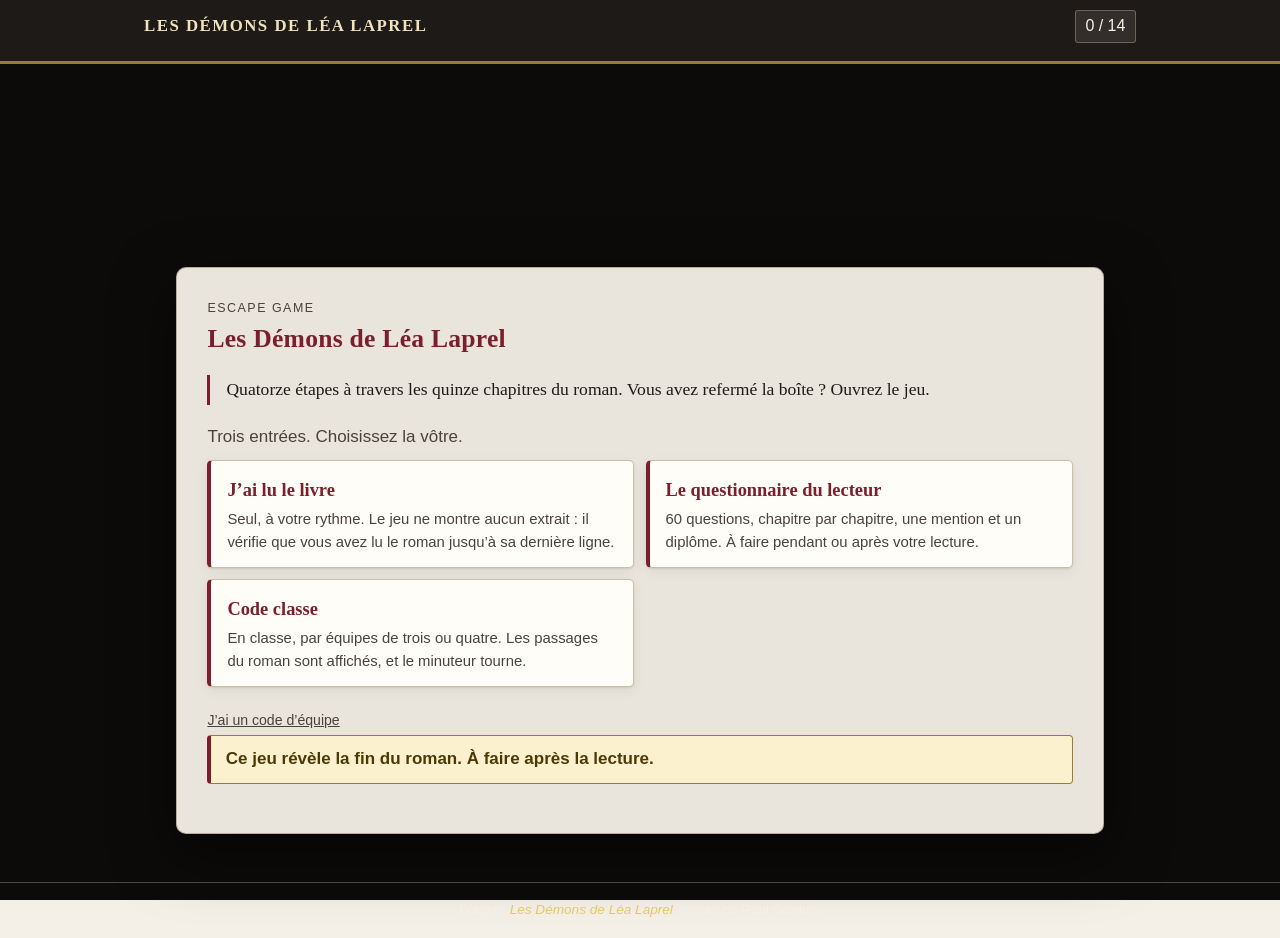
<file: index.html>
<!DOCTYPE html>
<html lang="fr">
<head>
<meta charset="utf-8">
<meta name="viewport" content="width=device-width, initial-scale=1, viewport-fit=cover">
<title>Les Démons de Léa Laprel — le jeu du lecteur</title>
<meta name="description" content="Quatorze étapes à travers les quinze chapitres des Démons de Léa Laprel, roman de Paul Cardon, pour qui vient de le refermer.">
<meta name="robots" content="noindex">

<link rel="manifest" href="manifest.webmanifest">
<meta name="theme-color" content="#1e1a17">
<link rel="icon" href="icone-192.png" sizes="192x192">
<link rel="apple-touch-icon" href="icone-180.png">
<meta name="apple-mobile-web-app-capable" content="yes">
<meta name="apple-mobile-web-app-title" content="Léa Laprel">
<meta name="apple-mobile-web-app-status-bar-style" content="black-translucent">
<meta name="mobile-web-app-capable" content="yes">

<link rel="stylesheet" href="style.css">
</head>
<body class="lecteur">

<div id="fond" class="fond" aria-hidden="true"></div>

<div id="avertissements" class="bandeau" role="status" hidden></div>

<header class="entete" id="entete">
  <div class="entete-haut">
    <p class="marque" id="titre-jeu">&nbsp;</p>
    <div class="compteurs">
      <span class="compteur" id="chrono" role="timer" aria-live="off" aria-label="Temps restant" hidden>55:00</span>
      <span class="compteur" id="compte-lettres">0 / 14</span>
      <button type="button" class="bouton bouton-discret" id="btn-accueil" hidden>Accueil</button>
      <button type="button" class="bouton bouton-discret" id="btn-recommencer" hidden>Changer de version</button>
    </div>
  </div>
  <p class="phrase-bandeau" id="phrase" aria-label="La phrase à reconstituer" hidden></p>
</header>

<main id="scene" class="scene">
  <section class="ecran">
    <h2 tabindex="-1">Chargement…</h2>
    <p>Le jeu récupère son contenu.</p>
  </section>
</main>

<footer class="pied">
  <p>D’après <em>Les Démons de Léa Laprel</em>, roman de Paul Cardon.</p>
</footer>

<p id="annonces" class="lecteur-seul" aria-live="polite"></p>

<noscript>
  <p class="bandeau">Ce jeu a besoin de JavaScript. Activez-le, puis rechargez la page.</p>
</noscript>

<script src="avis.js"></script>
<script src="jeu.js"></script>
<script>
if ('serviceWorker' in navigator && location.protocol.indexOf('http') === 0) {
  window.addEventListener('load', function () {
    navigator.serviceWorker.register('sw.js').catch(function () {});
  });
}
</script>
</body>
</html>
</file>
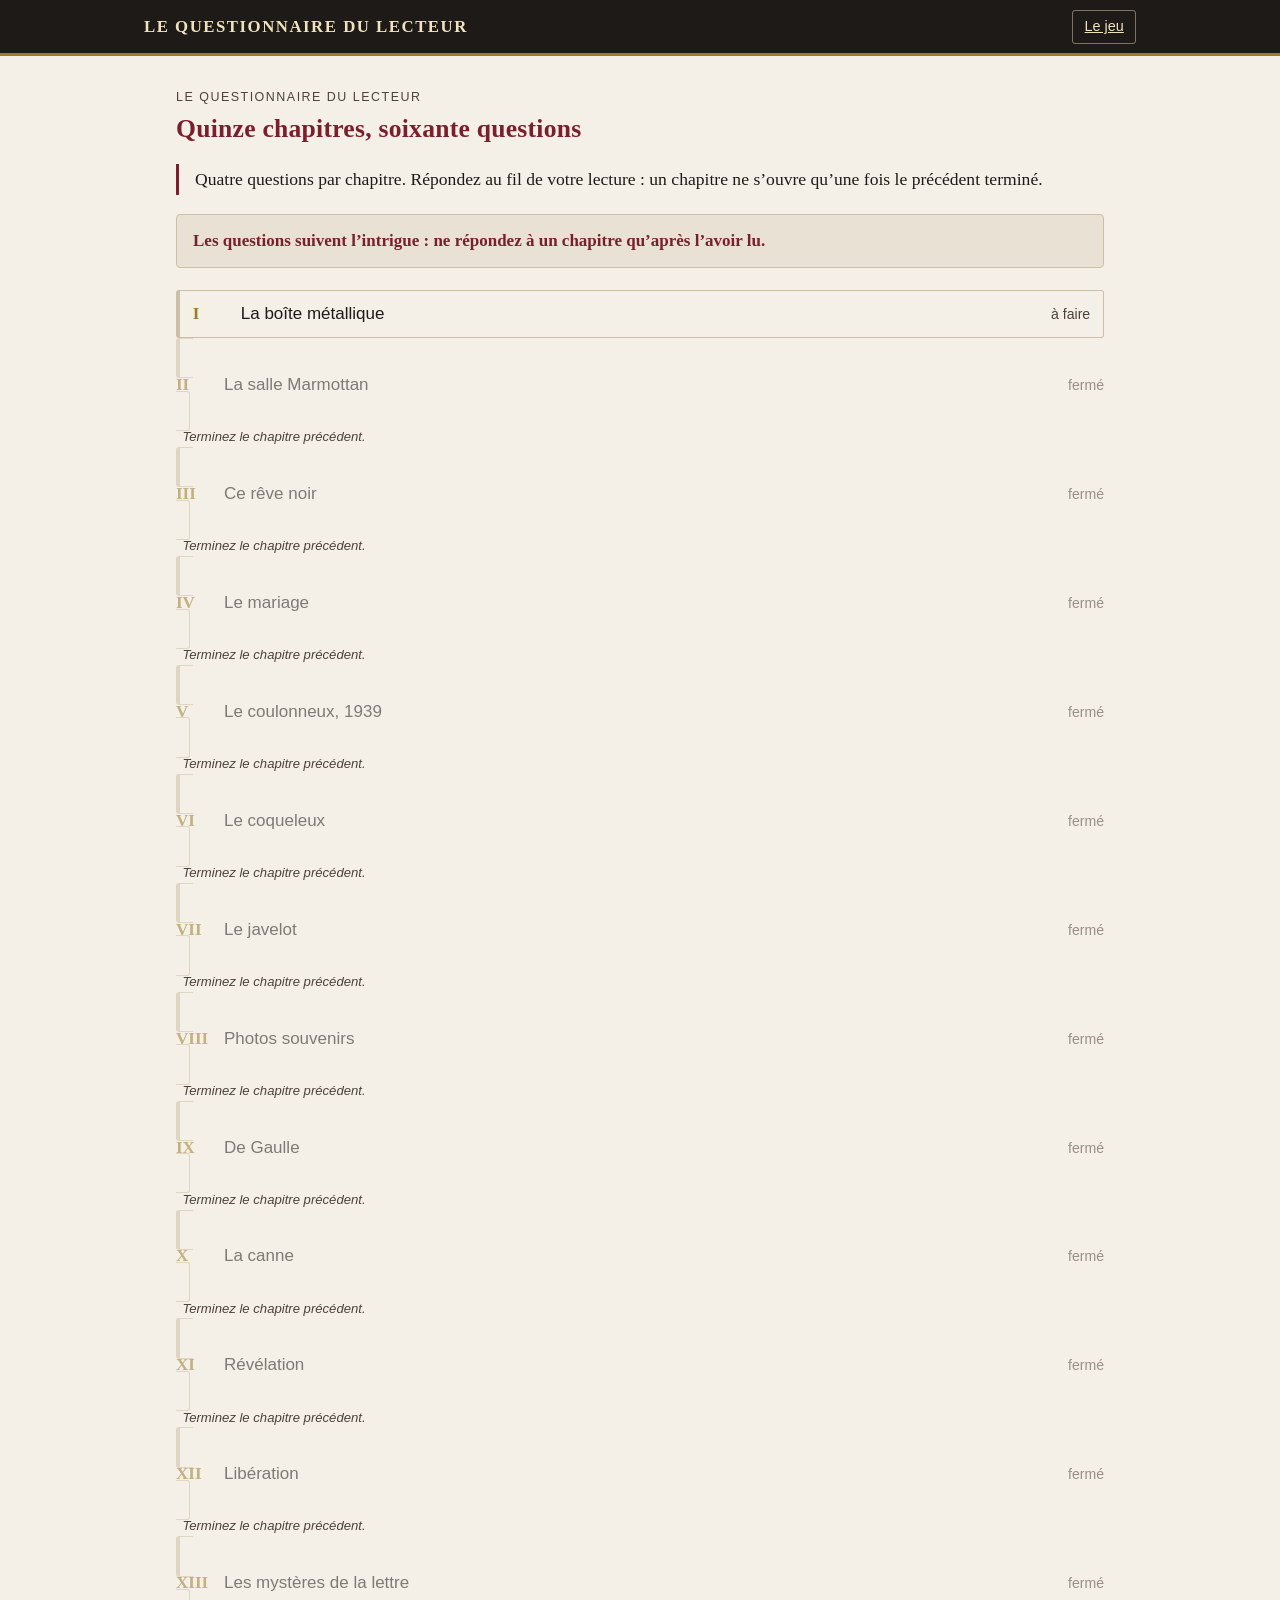
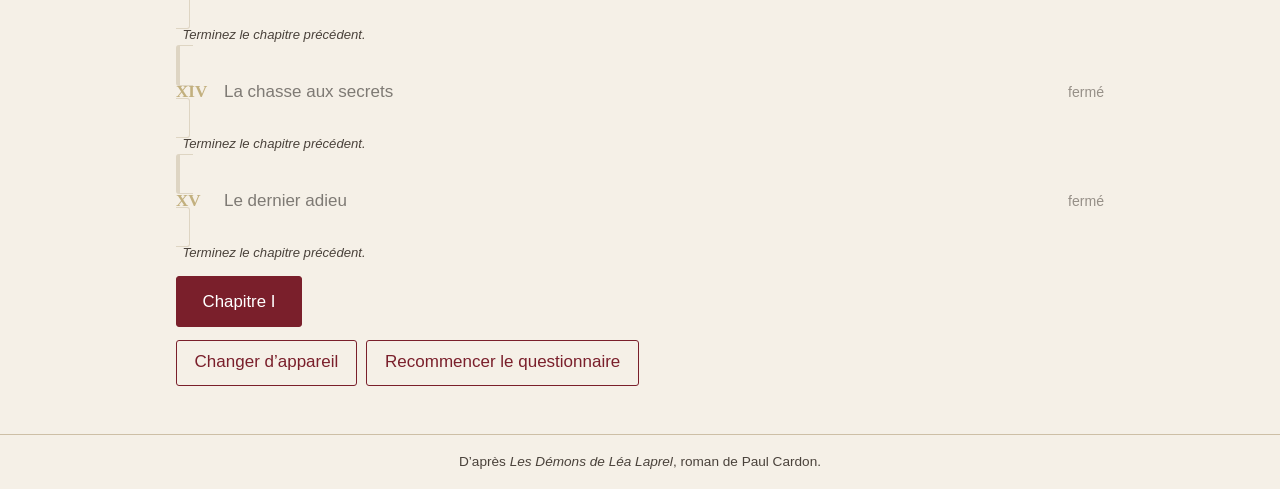
<file: questionnaire.html>
<!DOCTYPE html>
<html lang="fr">
<head>
<meta charset="utf-8">
<meta name="viewport" content="width=device-width, initial-scale=1, viewport-fit=cover">
<title>Le questionnaire du lecteur — Les Démons de Léa Laprel</title>
<meta name="description" content="Soixante questions sur Les Démons de Léa Laprel, roman de Paul Cardon : une par chapitre lu, une note sur 20, une mention et un diplôme.">
<meta name="robots" content="noindex">

<meta name="theme-color" content="#1e1a17">
<link rel="icon" href="icone-192.png" sizes="192x192">
<link rel="apple-touch-icon" href="icone-180.png">
<meta name="apple-mobile-web-app-capable" content="yes">
<meta name="apple-mobile-web-app-title" content="Léa Laprel">
<meta name="apple-mobile-web-app-status-bar-style" content="black-translucent">
<meta name="mobile-web-app-capable" content="yes">

<link rel="manifest" href="manifest.webmanifest">
<link rel="stylesheet" href="style.css">
<link rel="stylesheet" href="questionnaire.css">
</head>
<body class="lecteur questionnaire">

<div id="fond" class="fond" aria-hidden="true"></div>

<div id="avertissements" class="bandeau" role="status" hidden></div>

<header class="entete" id="entete">
  <div class="entete-haut">
    <p class="marque">Le questionnaire du lecteur</p>
    <div class="compteurs">
      <span class="compteur" id="compte-score" hidden>0 / 60</span>
      <a class="bouton bouton-discret" href="index.html">Le jeu</a>
    </div>
  </div>
  <div class="jauge" id="jauge" hidden>
    <div class="jauge-barre" id="jauge-barre"></div>
  </div>
</header>

<main id="scene" class="scene">
  <section class="ecran">
    <h2 tabindex="-1">Chargement…</h2>
    <p>Le questionnaire récupère ses questions.</p>
  </section>
</main>

<footer class="pied">
  <p>D’après <em>Les Démons de Léa Laprel</em>, roman de Paul Cardon.</p>
</footer>

<p id="annonces" class="lecteur-seul" aria-live="polite"></p>

<noscript>
  <p class="bandeau">Ce questionnaire a besoin de JavaScript. Activez-le, puis rechargez la page.</p>
</noscript>

<script src="avis.js"></script>
<script src="questionnaire.js"></script>
<script>
if ('serviceWorker' in navigator && location.protocol.indexOf('http') === 0) {
  window.addEventListener('load', function () {
    navigator.serviceWorker.register('sw.js').catch(function () {});
  });
}
</script>
</body>
</html>
</file>
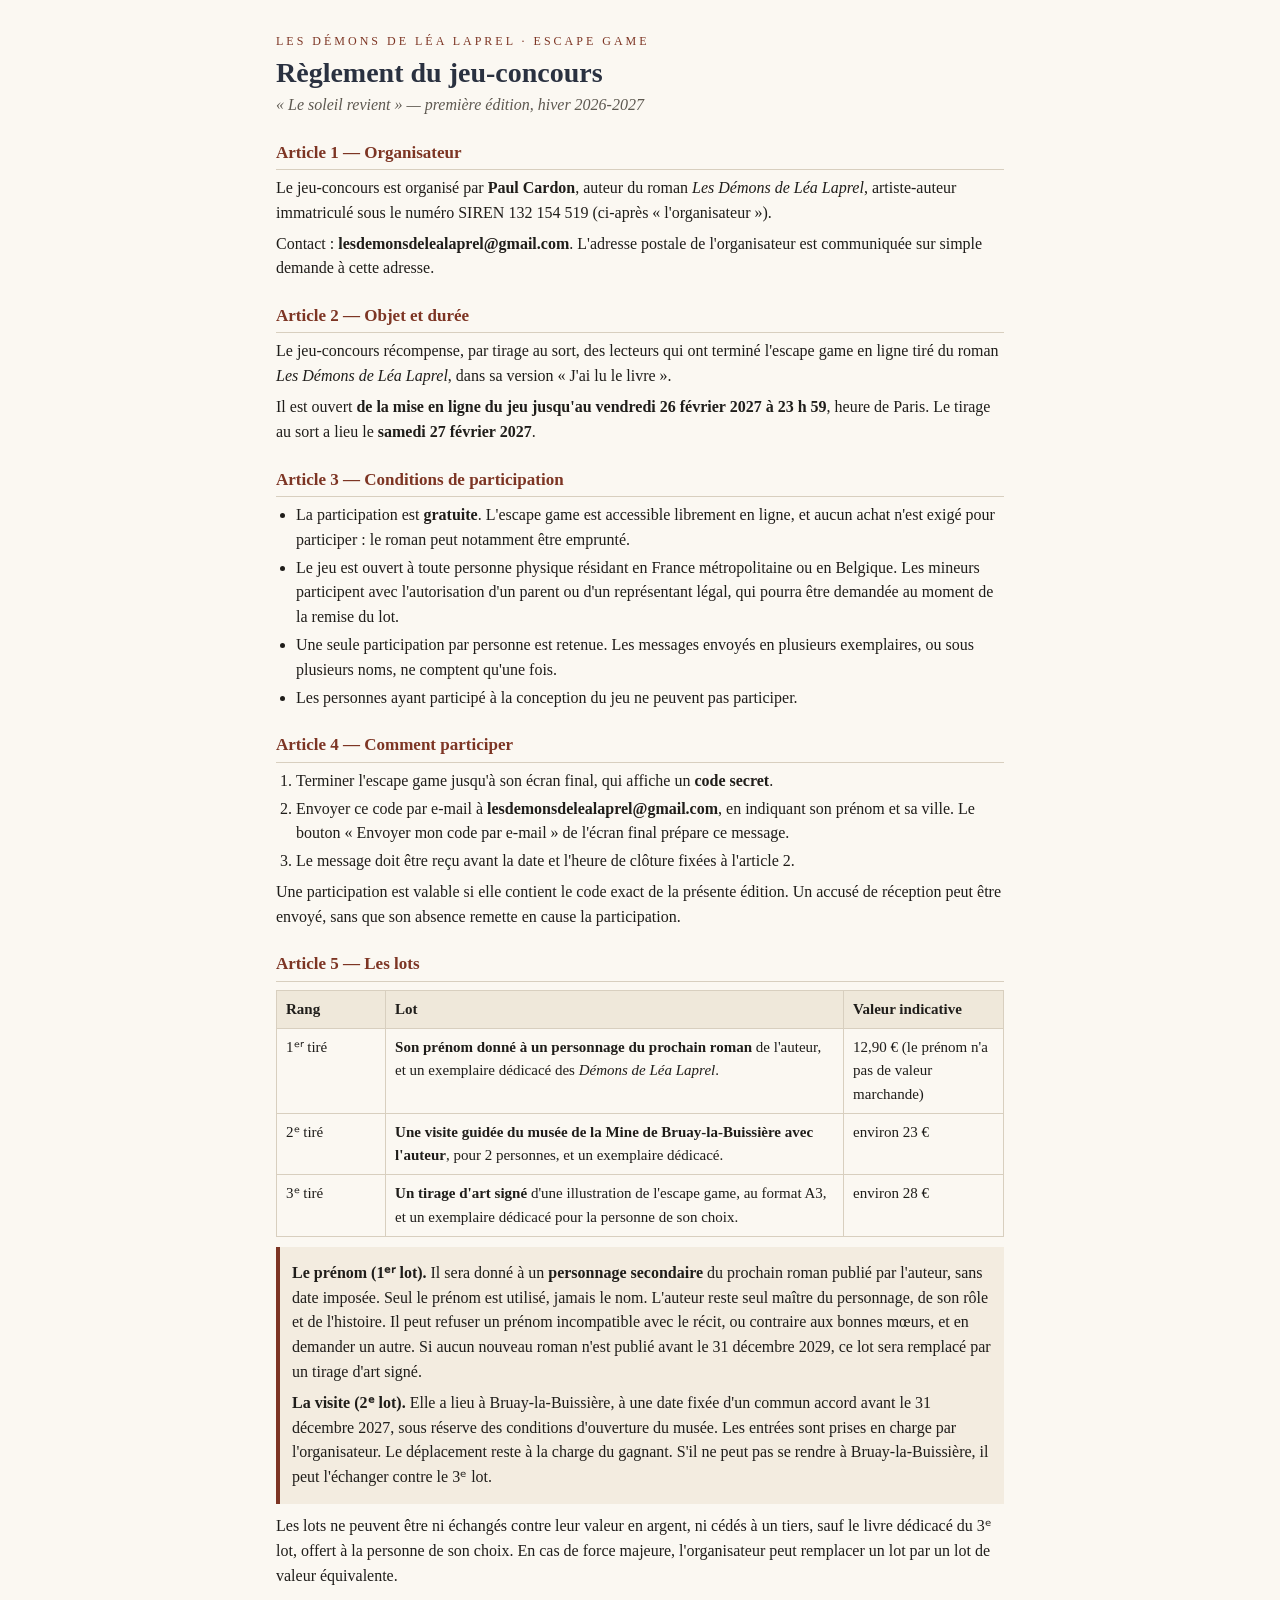
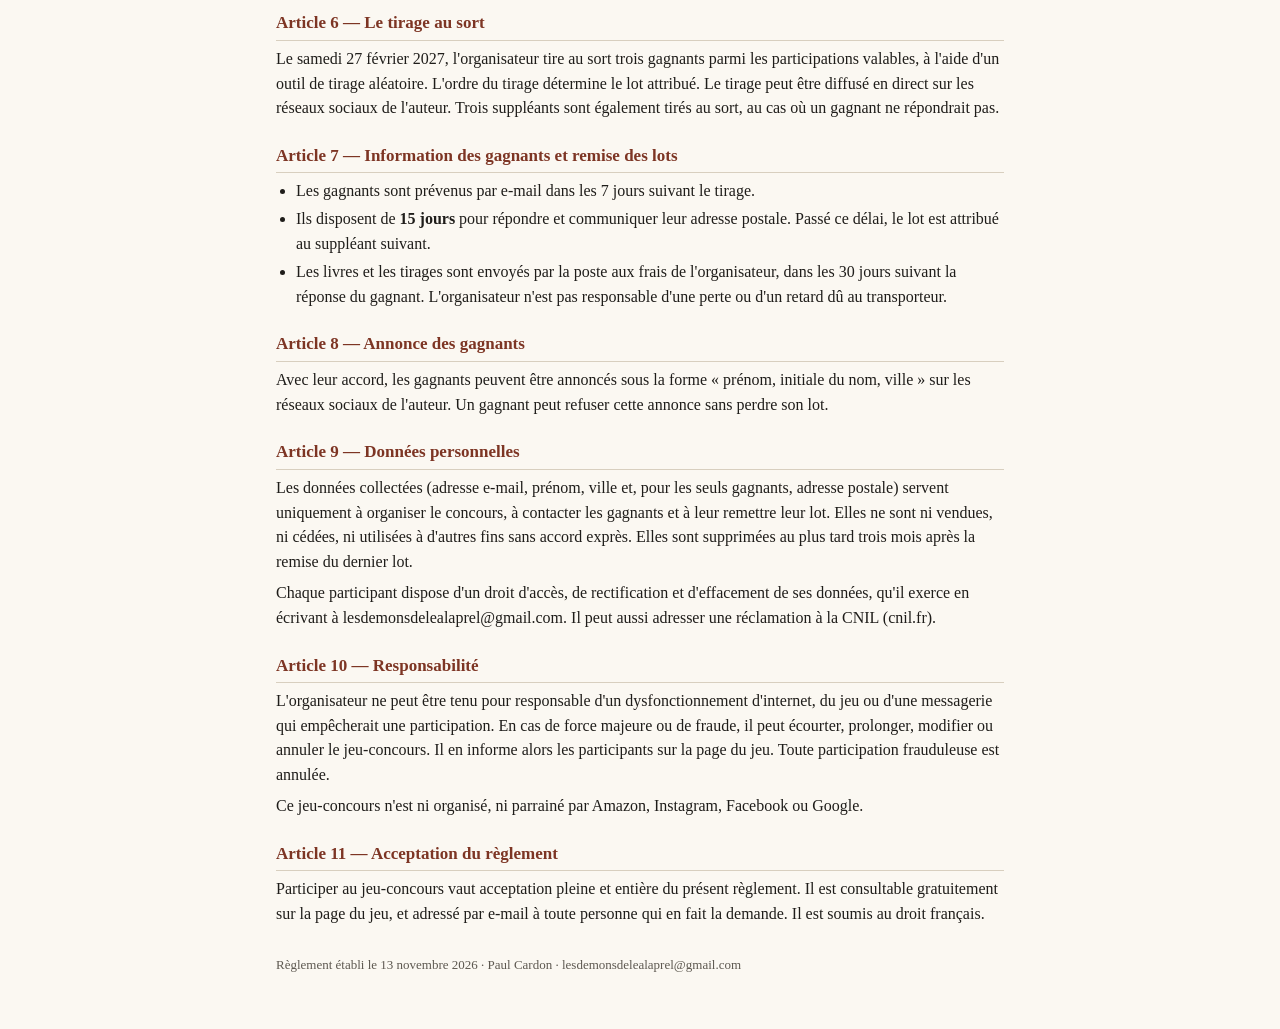
<file: reglement.html>
<!doctype html>
<html lang="fr"><head><meta charset="utf-8">
<meta name="viewport" content="width=device-width, initial-scale=1">
<title>Règlement du jeu-concours — Les Démons de Léa Laprel</title>
<style>
:root { --ink:#1f1d1a; --muted:#5d5850; --accent:#7d3524; --paper:#fbf8f2; --line:#d8cfbf; }
* { box-sizing:border-box; }
body { margin:0; background:var(--paper); color:var(--ink); font-family:"TeX Gyre Pagella", Georgia, "Times New Roman", serif; font-size:16px; line-height:1.55; }
main { max-width:760px; margin:0 auto; padding:32px 16px 48px; }
.kicker { font-size:12px; letter-spacing:3px; text-transform:uppercase; color:var(--accent); }
h1 { font-size:28px; line-height:1.15; margin:6px 0 4px; color:#2a3140; }
.sub { color:var(--muted); font-style:italic; margin:0 0 20px; }
h2 { font-size:17px; color:var(--accent); margin:22px 0 6px; padding-bottom:3px; border-bottom:1px solid var(--line); }
p { margin:6px 0; }
ul { margin:6px 0 6px 20px; padding:0; } li { margin:3px 0; }
table { width:100%; border-collapse:collapse; margin:8px 0; font-size:15px; }
th, td { border:1px solid var(--line); padding:7px 9px; text-align:left; vertical-align:top; }
th { background:#efe8da; font-weight:bold; }
.box { border-left:4px solid var(--accent); background:#f3ece0; padding:8px 12px; margin:10px 0; }
.foot { margin-top:28px; font-size:13px; color:var(--muted); }
@media print {
  @page { size:A4; margin:15mm 16mm; }
  body { background:#fff; font-size:10.3pt; line-height:1.42; }
  main { max-width:none; padding:0; }
  h1 { font-size:22pt; } h2 { font-size:12pt; margin-top:14px; page-break-after:avoid; }
  table, .box { page-break-inside:avoid; font-size:9.8pt; }
}
</style></head><body><main>

<div class="kicker">Les Démons de Léa Laprel · Escape game</div>
<h1>Règlement du jeu-concours</h1>
<p class="sub">« Le soleil revient » — première édition, hiver 2026-2027</p>

<h2>Article 1 — Organisateur</h2>
<p>Le jeu-concours est organisé par <b>Paul Cardon</b>, auteur du roman <i>Les Démons de Léa Laprel</i>, artiste-auteur immatriculé sous le numéro SIREN 132 154 519 (ci-après « l'organisateur »).</p>
<p>Contact : <b>lesdemonsdelealaprel@gmail.com</b>. L'adresse postale de l'organisateur est communiquée sur simple demande à cette adresse.</p>

<h2>Article 2 — Objet et durée</h2>
<p>Le jeu-concours récompense, par tirage au sort, des lecteurs qui ont terminé l'escape game en ligne tiré du roman <i>Les Démons de Léa Laprel</i>, dans sa version « J'ai lu le livre ».</p>
<p>Il est ouvert <b>de la mise en ligne du jeu jusqu'au vendredi 26 février 2027 à 23 h 59</b>, heure de Paris. Le tirage au sort a lieu le <b>samedi 27 février 2027</b>.</p>

<h2>Article 3 — Conditions de participation</h2>
<ul>
<li>La participation est <b>gratuite</b>. L'escape game est accessible librement en ligne, et aucun achat n'est exigé pour participer : le roman peut notamment être emprunté.</li>
<li>Le jeu est ouvert à toute personne physique résidant en France métropolitaine ou en Belgique. Les mineurs participent avec l'autorisation d'un parent ou d'un représentant légal, qui pourra être demandée au moment de la remise du lot.</li>
<li>Une seule participation par personne est retenue. Les messages envoyés en plusieurs exemplaires, ou sous plusieurs noms, ne comptent qu'une fois.</li>
<li>Les personnes ayant participé à la conception du jeu ne peuvent pas participer.</li>
</ul>

<h2>Article 4 — Comment participer</h2>
<ol style="margin:6px 0 6px 20px; padding:0">
<li>Terminer l'escape game jusqu'à son écran final, qui affiche un <b>code secret</b>.</li>
<li>Envoyer ce code par e-mail à <b>lesdemonsdelealaprel@gmail.com</b>, en indiquant son prénom et sa ville. Le bouton « Envoyer mon code par e-mail » de l'écran final prépare ce message.</li>
<li>Le message doit être reçu avant la date et l'heure de clôture fixées à l'article 2.</li>
</ol>
<p>Une participation est valable si elle contient le code exact de la présente édition. Un accusé de réception peut être envoyé, sans que son absence remette en cause la participation.</p>

<h2>Article 5 — Les lots</h2>
<table>
<tr><th style="width:15%">Rang</th><th>Lot</th><th style="width:22%">Valeur indicative</th></tr>
<tr><td>1ᵉʳ tiré</td><td><b>Son prénom donné à un personnage du prochain roman</b> de l'auteur, et un exemplaire dédicacé des <i>Démons de Léa Laprel</i>.</td><td>12,90 € (le prénom n'a pas de valeur marchande)</td></tr>
<tr><td>2ᵉ tiré</td><td><b>Une visite guidée du musée de la Mine de Bruay-la-Buissière avec l'auteur</b>, pour 2 personnes, et un exemplaire dédicacé.</td><td>environ 23 €</td></tr>
<tr><td>3ᵉ tiré</td><td><b>Un tirage d'art signé</b> d'une illustration de l'escape game, au format A3, et un exemplaire dédicacé pour la personne de son choix.</td><td>environ 28 €</td></tr>
</table>

<div class="box">
<p><b>Le prénom (1ᵉʳ lot).</b> Il sera donné à un <b>personnage secondaire</b> du prochain roman publié par l'auteur, sans date imposée. Seul le prénom est utilisé, jamais le nom. L'auteur reste seul maître du personnage, de son rôle et de l'histoire. Il peut refuser un prénom incompatible avec le récit, ou contraire aux bonnes mœurs, et en demander un autre. Si aucun nouveau roman n'est publié avant le 31 décembre 2029, ce lot sera remplacé par un tirage d'art signé.</p>
<p><b>La visite (2ᵉ lot).</b> Elle a lieu à Bruay-la-Buissière, à une date fixée d'un commun accord avant le 31 décembre 2027, sous réserve des conditions d'ouverture du musée. Les entrées sont prises en charge par l'organisateur. Le déplacement reste à la charge du gagnant. S'il ne peut pas se rendre à Bruay-la-Buissière, il peut l'échanger contre le 3ᵉ lot.</p>
</div>
<p>Les lots ne peuvent être ni échangés contre leur valeur en argent, ni cédés à un tiers, sauf le livre dédicacé du 3ᵉ lot, offert à la personne de son choix. En cas de force majeure, l'organisateur peut remplacer un lot par un lot de valeur équivalente.</p>

<h2>Article 6 — Le tirage au sort</h2>
<p>Le samedi 27 février 2027, l'organisateur tire au sort trois gagnants parmi les participations valables, à l'aide d'un outil de tirage aléatoire. L'ordre du tirage détermine le lot attribué. Le tirage peut être diffusé en direct sur les réseaux sociaux de l'auteur. Trois suppléants sont également tirés au sort, au cas où un gagnant ne répondrait pas.</p>

<h2>Article 7 — Information des gagnants et remise des lots</h2>
<ul>
<li>Les gagnants sont prévenus par e-mail dans les 7 jours suivant le tirage.</li>
<li>Ils disposent de <b>15 jours</b> pour répondre et communiquer leur adresse postale. Passé ce délai, le lot est attribué au suppléant suivant.</li>
<li>Les livres et les tirages sont envoyés par la poste aux frais de l'organisateur, dans les 30 jours suivant la réponse du gagnant. L'organisateur n'est pas responsable d'une perte ou d'un retard dû au transporteur.</li>
</ul>

<h2>Article 8 — Annonce des gagnants</h2>
<p>Avec leur accord, les gagnants peuvent être annoncés sous la forme « prénom, initiale du nom, ville » sur les réseaux sociaux de l'auteur. Un gagnant peut refuser cette annonce sans perdre son lot.</p>

<h2>Article 9 — Données personnelles</h2>
<p>Les données collectées (adresse e-mail, prénom, ville et, pour les seuls gagnants, adresse postale) servent uniquement à organiser le concours, à contacter les gagnants et à leur remettre leur lot. Elles ne sont ni vendues, ni cédées, ni utilisées à d'autres fins sans accord exprès. Elles sont supprimées au plus tard trois mois après la remise du dernier lot.</p>
<p>Chaque participant dispose d'un droit d'accès, de rectification et d'effacement de ses données, qu'il exerce en écrivant à lesdemonsdelealaprel@gmail.com. Il peut aussi adresser une réclamation à la CNIL (cnil.fr).</p>

<h2>Article 10 — Responsabilité</h2>
<p>L'organisateur ne peut être tenu pour responsable d'un dysfonctionnement d'internet, du jeu ou d'une messagerie qui empêcherait une participation. En cas de force majeure ou de fraude, il peut écourter, prolonger, modifier ou annuler le jeu-concours. Il en informe alors les participants sur la page du jeu. Toute participation frauduleuse est annulée.</p>
<p>Ce jeu-concours n'est ni organisé, ni parrainé par Amazon, Instagram, Facebook ou Google.</p>

<h2>Article 11 — Acceptation du règlement</h2>
<p>Participer au jeu-concours vaut acceptation pleine et entière du présent règlement. Il est consultable gratuitement sur la page du jeu, et adressé par e-mail à toute personne qui en fait la demande. Il est soumis au droit français.</p>

<p class="foot">Règlement établi le 13 novembre 2026 · Paul Cardon · lesdemonsdelealaprel@gmail.com</p>
</main></body></html>
</file>
<file: style.css>
/* =========================================================================
   Escape game pédagogique — feuille de style unique.
   Ambiance du roman : papier, encre, bordeaux, dorure — et, derrière
   chaque écran, l'illustration du lieu (voir la section « Illustrations »).
   Aucune police téléchargée.
   ========================================================================= */

:root {
  --mono: Consolas, Menlo, "DejaVu Sans Mono", monospace;
  --papier:      #f5f0e7;
  --papier-fonce:#e9e1d3;
  --carte:       #fffdf8;
  --encre:       #1e1a17;
  --encre-douce: #4a423b;
  --bordeaux:    #7a1f2b;
  --bordeaux-clair:#9c3341;
  --or:          #9a7c2a;
  --vert:        #2f5d3a;
  --trait:       #cdbfa6;
  --ombre:       0 1px 2px rgba(30,26,23,.10), 0 4px 14px rgba(30,26,23,.06);

  --serif: Georgia, "Iowan Old Style", "Times New Roman", "Liberation Serif", serif;
  --sans: "Segoe UI", Roboto, "Helvetica Neue", Arial, "Liberation Sans", sans-serif;
}

* { box-sizing: border-box; }

html { -webkit-text-size-adjust: 100%; }

body {
  margin: 0;
  padding: 0;
  background: var(--papier);
  color: var(--encre);
  font-family: var(--sans);
  font-size: 17px;
  line-height: 1.55;
}

h1, h2, h3, .marque, .chiffre-revele, .code-sortie, .mot-de-passe {
  font-family: var(--serif);
  font-weight: 700;
  letter-spacing: .01em;
}

h2 { font-size: 1.6rem; margin: 0 0 .2em; }
/* Le titre d'un écran reçoit la mise au point pour que les lecteurs
   d'écran annoncent le changement de page. Il ne se tabule pas
   (tabindex="-1") : lui dessiner un cadre rouge n'aide personne et
   saute aux yeux sur chaque écran. On laisse le cadre aux titres que
   l'on peut vraiment atteindre au clavier. */
h2:focus-visible { outline: 3px solid var(--bordeaux); outline-offset: 4px; }
h2[tabindex="-1"]:focus, h2[tabindex="-1"]:focus-visible,
h3[tabindex="-1"]:focus, h3[tabindex="-1"]:focus-visible { outline: none; }
h3 { font-size: 1.15rem; margin: 0 0 .4em; }

p { margin: 0 0 .8em; }

.lecteur-seul {
  position: absolute; width: 1px; height: 1px;
  overflow: hidden; clip: rect(0 0 0 0); clip-path: inset(50%);
  white-space: nowrap;
}

/* ---------------------------------------------------------------- Bandeau */

.bandeau {
  margin: 0;
  padding: .7rem 1rem;
  background: #fbf1cf;
  border-bottom: 2px solid var(--or);
  color: #4a3a06;
  font-size: .95rem;
}
.bandeau ul { margin: .4em 0 0; padding-left: 1.2em; }
.bandeau li { margin-bottom: .2em; }
.bandeau strong { font-family: var(--serif); }

/* ----------------------------------------------------------------- Entête */

.entete {
  background: var(--encre);
  color: var(--papier);
  border-bottom: 3px solid var(--or);
  padding: .6rem clamp(.8rem, 3vw, 2rem);
}
.entete-haut {
  display: flex; flex-wrap: wrap; align-items: center; gap: .6rem 1rem;
  justify-content: space-between;
  max-width: 62rem; margin: 0 auto;
}
.marque {
  margin: 0;
  font-size: 1.05rem;
  color: #f0e2bd;
  text-transform: uppercase;
  letter-spacing: .09em;
}
.compteurs { display: flex; align-items: center; gap: .5rem; flex-wrap: wrap; }
.compteur {
  font-variant-numeric: tabular-nums;
  background: rgba(255,255,255,.09);
  border: 1px solid rgba(240,226,189,.3);
  border-radius: 3px;
  padding: .2rem .6rem;
  font-size: 1rem;
}
#chrono { font-family: var(--serif); font-size: 1.25rem; min-width: 5.2rem; text-align: center; font-variant-numeric: lining-nums; }

/* Carnet des chiffres trouvés */
.carnet {
  display: flex; gap: .4rem; justify-content: center;
  list-style: none; margin: .5rem auto 0; padding: 0;
  max-width: 62rem;
}
.carnet li {
  width: 2rem; height: 2.3rem;
  display: flex; align-items: center; justify-content: center;
  border: 1px solid rgba(240,226,189,.35);
  border-radius: 3px;
  font-family: var(--serif); font-size: 1.2rem;
  color: rgba(240,226,189,.35);
}
.carnet li.trouve { color: #1e1a17; background: #e3c86a; border-color: #e3c86a; }

/* ------------------------------------------------------------------ Scène */

.scene {
  max-width: 62rem;
  margin: 0 auto;
  padding: clamp(1rem, 3vw, 2rem) clamp(.8rem, 3vw, 2rem) 3rem;
}
.ecran > h2 { color: var(--bordeaux); }
.sur-titre {
  margin: 0 0 .1em;
  text-transform: uppercase; letter-spacing: .12em;
  font-size: .78rem; color: var(--encre-douce);
}

.narration {
  font-family: var(--serif);
  font-size: 1.1rem;
  border-left: 3px solid var(--bordeaux);
  padding: .1rem 0 .1rem 1rem;
  margin: 1rem 0 1.2rem;
}
.consigne-lecture {
  background: var(--papier-fonce);
  border: 1px solid var(--trait);
  border-radius: 4px;
  padding: .8rem 1rem;
  margin-bottom: 1.4rem;
}
.consigne-lecture strong { display: block; font-family: var(--serif); color: var(--bordeaux); }

/* ---------------------------------------------------------------- Énigmes */

.enigme {
  background: var(--carte);
  border: 1px solid var(--trait);
  border-radius: 5px;
  box-shadow: var(--ombre);
  padding: 1rem clamp(.8rem, 2.5vw, 1.4rem);
  margin-bottom: 1.2rem;
}
.enigme.resolue { border-color: var(--vert); background: #f4f8f3; }
.enigme-entete { display: flex; align-items: baseline; gap: .6rem; margin-bottom: .5rem; }
.enigme-numero {
  font-family: var(--serif); font-size: .8rem; letter-spacing: .1em;
  text-transform: uppercase; color: var(--encre-douce);
}
.enigme-etat { margin-left: auto; font-size: .9rem; color: var(--vert); font-weight: 700; }
.consigne { margin-bottom: .9rem; }

/* Boutons */
.bouton {
  font: inherit;
  font-family: var(--sans);
  background: var(--bordeaux);
  color: #fff;
  border: 1px solid var(--bordeaux);
  border-radius: 3px;
  padding: .55rem 1.1rem;
  cursor: pointer;
  min-height: 2.6rem;
}
.bouton:hover { background: var(--bordeaux-clair); }
.bouton:disabled { background: #a79b8c; border-color: #a79b8c; cursor: default; }
.bouton-secondaire { background: transparent; color: var(--bordeaux); }
.bouton-secondaire:hover { background: #f1e4e4; }
.bouton-discret {
  background: transparent; color: #f0e2bd;
  border-color: rgba(240,226,189,.45);
  padding: .3rem .7rem; min-height: 0; font-size: .9rem;
}
.bouton-discret:hover { background: rgba(255,255,255,.12); }
.bouton-large { font-size: 1.05rem; padding: .7rem 1.6rem; }
:focus-visible { outline: 3px solid var(--or); outline-offset: 2px; }
.entete :focus-visible { outline-color: #e3c86a; }

.ligne-actions { display: flex; flex-wrap: wrap; gap: .6rem; align-items: center; margin-top: .8rem; }

/* Retour après vérification */
.retour { margin: .8rem 0 0; padding: .6rem .8rem; border-radius: 3px; font-size: .97rem; }
.retour[data-ton="echec"] { background: #fbeeee; border: 1px solid #e0bcbc; color: #6c2029; }
.retour[data-ton="succes"] { background: #eef5ee; border: 1px solid #b9d3bd; color: var(--vert); }

/* --- Type « ordre » --- */
.tuiles { list-style: none; margin: 0; padding: 0; }
.tuile {
  display: flex; align-items: center; gap: .7rem;
  background: var(--papier);
  border: 1px solid var(--trait);
  border-left: 4px solid var(--or);
  border-radius: 3px;
  padding: .55rem .7rem;
  margin-bottom: .45rem;
}
.tuile.survol { border-color: var(--bordeaux); background: #f6ecec; }
.tuile.deplacee { border-left-color: var(--bordeaux); }
.tuile-rang {
  font-family: var(--serif); font-size: 1.1rem; color: var(--encre-douce);
  min-width: 1.4rem; text-align: center;
}
.tuile-texte { flex: 1; }
.tuile-texte.vide { color: #9a8f80; font-style: italic; }
.tuile-fleches { display: flex; gap: .25rem; }
.tuile-fleches .bouton {
  padding: .25rem .6rem; min-height: 2.2rem;
  background: transparent; color: var(--encre); border-color: var(--trait);
  font-size: 1rem; line-height: 1;
}
.tuile-fleches .bouton:hover:not(:disabled) { background: var(--papier-fonce); }
.tuile-fleches .bouton:disabled { opacity: .35; background: transparent; border-color: var(--trait); color: var(--encre); }
.aide-clavier { font-size: .88rem; color: var(--encre-douce); margin: .6rem 0 0; }

/* Révélation du mot de passe : uniquement après réussite */
.mot-de-passe {
  margin: .9rem 0 0; text-align: center;
  font-size: clamp(1.6rem, 6vw, 2.4rem); letter-spacing: .28em;
  color: var(--bordeaux); text-indent: .28em;
}
.mot-de-passe .lettre {
  display: inline-block;
  opacity: 0;
  animation: apparait .45s ease-out forwards;
}
@keyframes apparait {
  from { opacity: 0; transform: translateY(-.25em); }
  to   { opacity: 1; transform: none; }
}

/* --- Type « saisie » --- */
.champ-saisie {
  font: inherit; font-size: 1.05rem;
  padding: .5rem .7rem;
  border: 1px solid var(--trait); border-radius: 3px;
  background: #fff; color: var(--encre);
  min-width: 12rem; max-width: 100%;
}

/* --- Type « association » --- */
.assoc { display: grid; grid-template-columns: 1fr 1fr; gap: .5rem 1rem; }
.colonne { list-style: none; margin: 0; padding: 0; }
.colonne-titre {
  font-family: var(--serif); font-size: .8rem; text-transform: uppercase;
  letter-spacing: .1em; color: var(--encre-douce); margin: 0 0 .3rem;
}
.jeton {
  width: 100%; text-align: left; font: inherit; color: var(--encre);
  background: var(--papier); border: 1px solid var(--trait); border-radius: 3px;
  padding: .55rem .7rem; margin-bottom: .45rem; cursor: pointer;
  display: flex; align-items: center; gap: .5rem; min-height: 2.6rem;
}
.jeton:hover { background: var(--papier-fonce); }
.jeton[aria-pressed="true"] { border-color: var(--bordeaux); background: #f6ecec; box-shadow: inset 0 0 0 1px var(--bordeaux); }
.jeton.lie { border-left: 4px solid var(--or); }
.puce {
  display: inline-flex; align-items: center; justify-content: center;
  width: 1.5rem; height: 1.5rem; flex: none;
  border-radius: 50%; background: var(--or); color: #fff;
  font-size: .85rem; font-weight: 700;
}
.puce.creuse { background: transparent; border: 1px dashed var(--trait); color: transparent; }

/* --- Type « erreurs » --- */
.resume {
  font-family: var(--serif); font-size: 1.08rem; line-height: 2;
  background: var(--papier); border: 1px solid var(--trait);
  border-radius: 3px; padding: .8rem 1rem;
}
.mot {
  font: inherit; background: none; border: none;
  border-bottom: 1px dotted #b7a68a;
  padding: 0 .1em; margin: 0; cursor: pointer; color: inherit;
  border-radius: 2px;
}
.mot:hover { background: #efe6d4; }
.mot[aria-pressed="true"] {
  background: var(--bordeaux); color: #fff; border-bottom-color: var(--bordeaux);
  text-decoration: line-through;
}

/* ---------------------------------------------------------------- Indices */

.indices {
  background: var(--papier-fonce);
  border: 1px solid var(--trait); border-radius: 5px;
  padding: .9rem 1rem; margin-top: 1.6rem;
}
.indices h3 { color: var(--bordeaux); }
.indices p.avertissement { font-size: .9rem; color: var(--encre-douce); }
.indice {
  background: var(--carte); border: 1px solid var(--trait); border-left: 4px solid var(--or);
  border-radius: 3px; padding: .6rem .8rem; margin-bottom: .5rem;
}
.indice-titre { font-family: var(--serif); font-size: .8rem; text-transform: uppercase; letter-spacing: .1em; color: var(--encre-douce); }

/* ---------------------------------------------------------------- Coffret */

.coffret {
  margin-top: 1.6rem;
  background: var(--encre); color: var(--papier);
  border: 2px solid var(--or); border-radius: 5px;
  padding: 1.2rem clamp(.9rem, 3vw, 1.6rem);
}
.coffret h3 { color: #e3c86a; }
.chiffre-revele {
  font-size: clamp(3rem, 14vw, 5rem); line-height: 1;
  color: #e3c86a; text-align: center; margin: .3rem 0 .6rem;
}
.pont-pro {
  background: rgba(255,255,255,.06);
  border-left: 3px solid #e3c86a;
  padding: .8rem 1rem; margin: 1rem 0 0;
}
.pont-pro .etiquette {
  display: block; font-family: var(--serif); font-size: .78rem;
  text-transform: uppercase; letter-spacing: .12em; color: #e3c86a; margin-bottom: .3rem;
}
.coffret .bouton { background: #e3c86a; color: var(--encre); border-color: #e3c86a; }
.coffret .bouton:hover { background: #f0d986; }

/* ------------------------------------------------------------ Écran final */

.coffre-final {
  background: var(--carte); border: 1px solid var(--trait); border-radius: 5px;
  box-shadow: var(--ombre); padding: 1.4rem; text-align: center;
}
.champ-code {
  font-family: var(--mono); font-size: 2rem; letter-spacing: .5em;
  text-align: center; text-indent: .5em;
  width: 100%; max-width: 16rem;
  padding: .4rem; border: 2px solid var(--trait); border-radius: 4px;
  background: #fff; color: var(--encre);
}
.code-sortie {
  font-family: var(--mono);
  font-size: clamp(1.5rem, 6vw, 2.3rem);
  letter-spacing: .04em;
  color: var(--bordeaux); text-align: center;
  background: var(--papier-fonce); border: 2px dashed var(--bordeaux);
  border-radius: 5px; padding: 1rem; margin: 1rem 0;
  word-break: break-word;
}
.recap { list-style: none; padding: 0; margin: 1rem 0; }
.recap li {
  display: flex; justify-content: space-between; gap: 1rem;
  border-bottom: 1px dotted var(--trait); padding: .35rem 0;
}
.recap .valeur { font-family: var(--serif); font-weight: 700; }

/* --------------------------------------------------------- Repli / erreur */

.repli {
  background: var(--carte); border: 1px solid var(--trait);
  border-left: 4px solid var(--bordeaux);
  border-radius: 5px; padding: 1.2rem;
}
.repli code {
  background: var(--papier-fonce); padding: .1em .35em; border-radius: 2px;
  font-size: .95em;
}

/* ------------------------------------------------------------------- Pied */

.pied {
  border-top: 1px solid var(--trait);
  padding: 1rem; text-align: center;
  font-size: .85rem; color: var(--encre-douce);
}
.pied p { margin: 0; }

/* -------------------------------------------------------- Petits écrans */

@media (max-width: 640px) {
  body { font-size: 16px; }
  .assoc { grid-template-columns: 1fr; }
  .tuiles .tuile { flex-wrap: wrap; }      /* la liste du type « ordre », pas les lettres de la finale */
  .tuile-texte { flex-basis: 100%; order: 3; }
  .compteurs { width: 100%; justify-content: space-between; }
}

/* Écrans de salle informatique souvent en 1024×768 : on garde de grosses cibles */
@media (pointer: coarse) {
  .bouton, .jeton, .mot { min-height: 2.9rem; }
  .mot { min-height: 0; padding: .15em .25em; }
}

@media (prefers-reduced-motion: reduce) {
  .mot-de-passe .lettre { animation: none; opacity: 1; }
  * { transition: none !important; }
}

@media print {
  .entete, .pied, .indices, .ligne-actions { display: none; }
}

/* Écran de repli : le sélecteur de fichier natif reste le seul contrôle. */
.etiquette-fichier { display: block; font-weight: 700; margin-bottom: .3rem; }
.repli input[type="file"] { font: inherit; max-width: 100%; }

/* ------------------------------------------------- Écran de révélation
   Densité calculée pour tenir sans défilement sur un poste 1024x768. */

body.sans-pied .pied { display: none; }
body.sans-pied .carnet { display: none; }
body.sans-pied .entete { padding-top: .4rem; padding-bottom: .4rem; }
body.sans-pied .scene { padding-top: .6rem; padding-bottom: .8rem; }
body.sans-pied .marque { font-size: .92rem; }
body.sans-pied .compteur { font-size: .88rem; padding: .15rem .5rem; }
body.sans-pied #chrono { font-size: 1.05rem; }

.revelation .sur-titre { margin-bottom: 0; }
.revelation h2 { font-size: 1.22rem; margin: 0 0 .4rem; }
.revelation-grille {
  display: grid;
  grid-template-columns: 1fr 1fr;
  gap: .55rem .9rem;
  align-items: start;
}
.revelation .bloc {
  background: var(--carte);
  border: 1px solid var(--trait);
  border-radius: 5px;
  padding: .55rem .8rem;
}
.revelation .bloc-large { grid-column: 1 / -1; }
.revelation .bloc h3 {
  display: flex; align-items: baseline; gap: .45rem;
  color: var(--bordeaux); font-size: .98rem; margin: 0 0 .35rem;
}
.revelation .bloc-num {
  display: inline-flex; align-items: center; justify-content: center;
  width: 1.3rem; height: 1.3rem; flex: none;
  border-radius: 50%; background: var(--bordeaux); color: #fff;
  font-family: var(--sans); font-size: .78rem; font-weight: 700;
}
.revelation .bloc > p { margin: 0; font-size: .9rem; line-height: 1.45; }

.equivalences { list-style: none; margin: 0; padding: 0; }
.equivalences li {
  display: flex; justify-content: space-between; align-items: baseline; gap: .9rem;
  padding: .08rem 0;
  border-bottom: 1px dotted var(--trait);
  font-size: .85rem; line-height: 1.38;
}
.equivalences li:last-child { border-bottom: none; }
.equivalences .somme { flex: 1 1 auto; }
.equivalences .equiv {
  flex: 0 1 auto; text-align: right;
  font-weight: 700; color: var(--bordeaux);
}

.revelation .encadre {
  margin: .45rem 0 0; padding: .4rem .6rem;
  background: var(--encre); color: #f0e2bd;
  border-left: 3px solid #e3c86a; border-radius: 3px;
  font-family: var(--serif); font-size: .86rem; line-height: 1.36;
}
.revelation .note {
  margin: .5rem 0 0;
  font-size: .7rem; line-height: 1.36; color: var(--encre-douce);
}
.revelation .ligne-actions { margin-top: .5rem; }
.revelation .bouton-large { font-size: 1rem; padding: .5rem 1.4rem; min-height: 2.3rem; }

/* En dessous de 860 px (tablette), une seule colonne : les deux colonnes
   obligeraient chaque ligne à se couper en deux. */
@media (max-width: 860px) {
  .revelation-grille { grid-template-columns: 1fr; }
  .equivalences li { flex-wrap: wrap; gap: 0 .6rem; }
  .equivalences .equiv { text-align: left; }
  body.sans-pied .scene { padding-bottom: 2rem; }
}

/* ------------------------------------- Le passage du roman dans l'app */

.passage {
  background: var(--carte);
  border: 1px solid var(--trait);
  border-left: 4px solid var(--bordeaux);
  border-radius: 5px;
  padding: .7rem clamp(.7rem, 2vw, 1.1rem);
  margin-bottom: 1.4rem;
}
.passage-entete {
  display: flex; align-items: center; justify-content: space-between;
  gap: .8rem; flex-wrap: wrap; margin-bottom: .5rem;
}
.passage-entete h3 { margin: 0; color: var(--bordeaux); font-size: 1.02rem; }
.bouton-petit { padding: .3rem .8rem; min-height: 2.1rem; font-size: .88rem; }

/* Un seul ascenseur pour tout l'extrait, sous-titres compris : avec deux
   listes, deux zones de défilement séparées rendaient la lecture pénible. */
.passage-corps { max-height: 52vh; overflow-y: auto; padding-right: .4rem; }

/* Le texte garde la forme qu'il a dans le livre : des paragraphes, un
   alinéa, les répliques détachées. Le numéro de ligne se lit en exposant
   au début de chaque phrase, comme dans une édition scolaire — il sert
   aux renvois « l. 19 » sans découper la page en bandes. */
.passage-texte {
  font-family: var(--serif); font-size: 1.04rem; line-height: 1.8;
  text-align: left; hyphens: none;
}

.passage-compte {
  font-size: .82rem; color: var(--encre-douce);
  letter-spacing: .04em; text-transform: lowercase;
  margin-left: auto; margin-right: .2rem;
}
.passage-situation {
  margin: .9rem 0 .3rem; font-size: .86rem; letter-spacing: .05em;
  text-transform: uppercase; color: var(--bordeaux);
}
.passage-situation:first-child { margin-top: 0; }

@media (max-width: 640px) {
  .passage-texte { font-size: 1rem; line-height: 1.75; }
  .passage-corps { max-height: 46vh; }
}

/* ----------------------------------- L'étude du texte (version élèves) */

.etude {
  background: var(--papier-fonce);
  border: 1px solid var(--trait);
  border-radius: 5px;
  padding: .85rem clamp(.7rem, 2vw, 1.1rem) 1rem;
  margin-bottom: 1.4rem;
}
.etude-entete {
  display: flex; align-items: baseline; justify-content: space-between;
  gap: .8rem; flex-wrap: wrap; margin-bottom: .35rem;
}
.etude-entete h3 { margin: 0; color: var(--encre); font-size: 1.05rem; }
.etude-compte { font-size: .82rem; color: var(--encre-douce); }
.etude-consigne { margin: 0 0 .9rem; font-size: .95rem; color: var(--encre-douce); }

.etude-questions { margin: 0; padding: 0 0 0 1.5rem; display: grid; gap: 1.1rem; }
.etude-question {
  padding: .1rem 0 .1rem .55rem;
  border-left: 3px solid transparent;
}
.etude-question[data-etat="juste"] { border-left-color: var(--vert); }
.etude-question[data-etat="faux"]  { border-left-color: var(--bordeaux-clair); }
.etude-question .question-libelle { font-family: var(--serif); font-size: 1.02rem; }
.etude-question .champ-saisie { max-width: 22rem; }

.etiquette-domaine {
  display: inline-block; margin-bottom: .3rem;
  padding: .08rem .5rem;
  background: var(--carte); border: 1px solid var(--trait); border-radius: 999px;
  font-size: .74rem; letter-spacing: .09em; text-transform: uppercase;
  color: var(--bordeaux);
}
.retour-question { margin-top: .5rem; font-size: .93rem; }

/* La pastille de renvoi : « phrase 19 ». Le numéro est calculé par le
   moteur à partir du texte visé — il n'est écrit nulle part. On la touche
   pour surligner la phrase dans l'extrait. */
.renvoi {
  display: inline-block;
  font-family: var(--sans); font-size: .76rem; font-weight: 600;
  letter-spacing: .02em; line-height: 1.3;
  padding: .26rem .62rem; margin: 0;
  color: var(--bordeaux); background: var(--papier);
  border: 1px solid var(--trait); border-radius: 999px;
  cursor: pointer; white-space: nowrap;
  vertical-align: .08em; position: relative;
}
/* La pastille reste petite dans la phrase, mais la zone touchée fait la
   taille d'un doigt : indispensable sur téléphone. */
.renvoi::after { content: ''; position: absolute; top: -9px; right: -4px; bottom: -9px; left: -4px; }
.renvoi:hover { background: #fbf1cf; border-color: var(--bordeaux); }
.renvoi:focus-visible { outline: 2px solid var(--bordeaux); outline-offset: 2px; }
.retour-renvois .renvoi { background: var(--carte); }

/* La phrase visée, une fois la pastille touchée. Elle le reste jusqu'à
   la pastille suivante : deux renvois se comparent ainsi à l'œil. */

.titre-enigme {
  margin: 0 0 .2rem; color: var(--bordeaux);
  font-size: 1.05rem; letter-spacing: .02em;
}
.titre-enigme::after {
  content: ""; display: block; width: 2.2rem; height: 2px;
  margin-top: .3rem; background: var(--or);
}

@media (max-width: 640px) {
  .etude-questions { padding-left: 1.2rem; gap: 1.3rem; }
}

/* =========================================================================
   Version lecteur — composants propres aux quatorze étapes.
   ========================================================================= */

/* --- La phrase à reconstituer, dans l'en-tête --- */
.phrase-bandeau {
  display: flex; flex-wrap: wrap; justify-content: center; align-items: center;
  gap: .18rem; margin: .55rem auto 0; padding: 0; max-width: 62rem;
  font-family: var(--serif);
}
.phrase-bandeau .case {
  display: inline-flex; align-items: center; justify-content: center;
  min-width: 1.5rem; height: 1.9rem; padding: 0 .15rem;
  border-bottom: 2px solid rgba(240,226,189,.35);
  color: rgba(240,226,189,.3); font-size: 1.05rem;
}
.phrase-bandeau .case.trouvee { color: #e3c86a; border-bottom-color: #e3c86a; }
.phrase-bandeau .liaison { width: .7rem; }

/* --- Les tuiles de la finale -------------------------------------
   « J’ÉTAIS » est posé, le reste se déplace. Une tuile doit se viser au
   pouce : jamais moins de 44 px, et l'ensemble doit tenir sur la
   largeur d'un iPhone sans déborder. */
.tuiles-finale {
  display: flex; flex-wrap: wrap; align-items: center; justify-content: center;
  gap: .3rem .5rem; margin: .4rem 0 .6rem;
}
.tuiles-fixe, .tuiles-mot { display: flex; flex-wrap: wrap; gap: .25rem; align-items: center; }
.tuiles-plateau {
  display: flex; flex-wrap: wrap; align-items: center; justify-content: center;
  gap: .25rem .5rem;
}
.tuiles-espace { width: .5rem; }
.tuiles-liaison { color: var(--encre-douce); font-size: 1.1rem; padding: 0 .05rem; }
.tuiles-finale .tuile {
  font-family: var(--serif); font-size: 1.15rem; font-weight: 700;
  min-width: 2.5rem; min-height: 2.75rem; padding: 0 .2rem;
  display: inline-flex; align-items: center; justify-content: center;
  background: var(--carte); color: var(--encre);
  border: 1px solid var(--trait); border-radius: 4px;
  box-shadow: var(--ombre); cursor: pointer;
  touch-action: manipulation;          /* pas de zoom au double-toucher */
}
.tuiles-finale .tuile:hover { background: var(--papier-fonce); }
.tuiles-finale .tuile.choisie {
  background: var(--bordeaux); color: #fff; border-color: var(--bordeaux);
  transform: translateY(-2px);
}
.tuiles-finale .tuile-posee {
  background: transparent; color: var(--encre-douce);
  border-style: dashed; box-shadow: none; cursor: default;
}
.tuiles-indices { margin-top: .4rem; }
.tuiles-indices .indice { margin: .25rem 0; }
.ligne-actions-gauche { justify-content: flex-start; }

/* La boîte : les lettres gagnées, en vrac. Plus de cases vides en forme
   de phrase — elles disaient le nombre de mots et leurs longueurs. */
.boite-nom {
  font-family: var(--sans); font-size: .72rem; letter-spacing: .09em;
  text-transform: uppercase; color: rgba(240,226,189,.55);
  margin-right: .35rem; white-space: nowrap;
}
.phrase-bandeau .case {
  border: 1px solid rgba(240,226,189,.28); border-radius: 3px;
  background: rgba(240,226,189,.07);
}
.phrase-bandeau .case.trouvee {
  border-color: rgba(227,200,106,.55); background: rgba(227,200,106,.12);
}

/* --- L’encart des avis ------------------------------------------
   Partagé par les trois modes : la révélation du grand public, celle
   de la classe, et la fin du questionnaire du lecteur. Il vient
   toujours APRÈS ce qui précède, hors de son cadre, séparé par un
   filet — un avis ne s’échange pas contre un gain. */
.encart-avis {
  margin: 1.6rem 0 .6rem; padding: .9rem 1rem;
  background: var(--carte); border: 1px solid var(--trait);
  border-top: 3px solid var(--or); border-radius: 4px;
}
.encart-titre {
  font-family: var(--serif); font-weight: 700; font-size: 1.1rem;
  color: var(--bordeaux); margin: 0 0 .35rem;
}
.encart-avis p { margin: 0 0 .5rem; }
.lien-avis {
  display: block; margin: .3rem 0; color: var(--bordeaux);
  font-weight: 700; text-decoration: none; min-height: 2.4rem; line-height: 2.4rem;
}
.lien-avis:hover { text-decoration: underline; }
.encart-avis .petite { color: var(--encre-douce); margin-top: .6rem; }

/* le filet qui le détache, et la ligne qui dit que l’avis n’a rien à
   voir avec le jeu concours */
.filet-avis { border: 0; border-top: 1px solid var(--trait); margin: 1.6rem 0 0; }
.mention-avis {
  margin: .5rem 0 0; font-size: .86rem; color: var(--encre-douce);
  font-style: italic; text-align: center;
}
.encart-avis .petite { font-size: .88rem; }

/* Le bandeau qui prévient le joueur — pas le bandeau de contrôle de
   l’auteur : celui-ci s’adresse à quelqu’un qui joue, et doit se voir. */
.bandeau-alerte {
  background: #fbf1cf; color: #4a3a06;
  border-bottom: 2px solid var(--or);
  padding: .6rem .9rem; font-size: .95rem;
}
.bandeau-alerte strong { color: var(--bordeaux); }

.avertissement-fort {
  background: #fbf1cf; border: 1px solid var(--or); border-left: 4px solid var(--bordeaux);
  border-radius: 4px; padding: .65rem .9rem; margin: 0 0 1.2rem;
  color: #4a3a06; font-weight: 700;
}

.jeu-corps { margin: 1rem 0 0; }

/* --- Sélection : intrus, cartes à retourner --- */
.cartes { list-style: none; margin: 0; padding: 0; display: grid; gap: .5rem; }
@media (min-width: 620px) { .cartes { grid-template-columns: 1fr 1fr; } }
/* La couleur du texte est écrite noir sur blanc : sans elle, Safari sur
   iPhone habille les <button> de son bleu système, et les choix du jeu
   se mettaient à ressembler à des liens. */
.carte {
  width: 100%; text-align: left; font: inherit; color: var(--encre);
  background: var(--carte); border: 1px solid var(--trait); border-left: 4px solid var(--trait);
  border-radius: 4px; padding: .7rem .85rem; cursor: pointer; min-height: 3rem;
}
.carte:hover { background: var(--papier-fonce); }
.carte[aria-pressed="true"] {
  background: var(--encre); color: #f0e2bd; border-color: var(--encre);
  border-left-color: #e3c86a;
}
.carte[aria-pressed="true"]::before { content: "✓ "; color: #e3c86a; font-weight: 700; }

/* --- Questions : menus, boutons, vrai/faux --- */
.questions { margin: 0; padding: 0 0 0 1.4rem; display: grid; gap: .9rem; }
.questions li { padding-left: .2rem; }
.question-libelle { margin: 0 0 .4rem; }
.choix { display: flex; flex-wrap: wrap; gap: .4rem; }
.choix-vf .choix-bouton { min-width: 5.5rem; }
.choix-bouton {
  font: inherit; background: var(--papier); color: var(--encre);
  border: 1px solid var(--trait); border-radius: 3px;
  padding: .5rem .9rem; cursor: pointer; min-height: 2.7rem;
}
.choix-bouton:hover { background: var(--papier-fonce); }
.choix-bouton[aria-pressed="true"] {
  background: var(--bordeaux); color: #fff; border-color: var(--bordeaux);
}
.menu {
  font: inherit; font-size: 1rem; width: 100%; max-width: 26rem;
  padding: .5rem .6rem; min-height: 2.7rem;
  background: #fff; color: var(--encre);
  border: 1px solid var(--trait); border-radius: 3px;
}

/* --- Champs : code, cadenas, devinettes, scores, trous, citations --- */
.champs { display: grid; gap: .8rem; }
.champ-ligne { display: grid; gap: .25rem; }
.champ-libelle { font-size: .97rem; }
.champs-citations .champ-libelle { font-family: var(--serif); font-size: 1.05rem; line-height: 1.6; }
.champs-code .champ-saisie, .champs-cadenas .champ-saisie { max-width: 12rem; }
.champ-cadenas {
  font-family: var(--mono); font-size: 2rem; letter-spacing: .5em;
  text-align: center; text-indent: .5em;
  min-width: 0; width: 9.5rem; max-width: 100%;
}
.phrase-trous {
  font-family: var(--serif); font-size: 1.1rem; line-height: 2.4;
  background: var(--papier); border: 1px solid var(--trait);
  border-radius: 4px; padding: .8rem 1rem; margin: 0;
}
.phrase-trous-seule { background: transparent; border: none; text-align: center; }
.champ-trou {
  display: inline-block; width: 8rem; min-width: 0;
  font-family: var(--serif); text-align: center;
  padding: .15rem .3rem; margin: 0 .2rem;
  border: 0; border-bottom: 2px solid var(--bordeaux); border-radius: 0;
  background: transparent;
}
.champ-trou:focus { outline: none; background: #fbf1cf; }

/* --- Anagrammes --- */
.anagramme {
  background: var(--carte); border: 1px solid var(--trait);
  border-radius: 5px; padding: .8rem 1rem; margin-bottom: .9rem;
}
.anagramme-source { margin: 0 0 .4rem; }
.anagramme-mot { font-family: var(--serif); font-size: 1.15rem; color: var(--bordeaux); font-weight: 700; letter-spacing: .08em; }
.anagramme-fleche { color: var(--encre-douce); }
.anagramme-indice { color: var(--encre-douce); font-size: .9rem; }
.anagramme-resultat {
  font-family: var(--mono); font-size: 1.5rem; letter-spacing: .22em;
  text-align: center; margin: .4rem 0 .6rem; min-height: 2rem;
  color: var(--encre); background: var(--papier-fonce);
  border-radius: 3px; padding: .35rem;
}
.anagramme-banque { display: flex; flex-wrap: wrap; gap: .35rem; justify-content: center; }
.lettre-jeton {
  font-family: var(--serif); font-size: 1.15rem; font-weight: 700;
  width: 2.6rem; height: 2.9rem;
  background: var(--papier); color: var(--encre);
  border: 1px solid var(--trait); border-radius: 3px; cursor: pointer;
}
.lettre-jeton:hover:not(:disabled) { background: #e3c86a; border-color: var(--or); }
.lettre-jeton.utilisee { opacity: .25; cursor: default; }

/* --- Passerelle : la lettre gagnée --- */
.passerelle { text-align: center; }
.lettre-gagnee {
  font-family: var(--serif); font-weight: 700;
  font-size: clamp(4rem, 18vw, 7rem); line-height: 1;
  color: var(--bordeaux); margin: .4rem 0 .6rem;
  animation: apparait .45s ease-out both;
}
.citation {
  font-family: var(--serif); font-size: 1.1rem; font-style: italic;
  color: var(--encre-douce); max-width: 34rem; margin: 0 auto .4rem;
}

/* --- Révélation finale --- */
.revelation-lecteur .narration { border-left-color: var(--or); }
.revelation-lecteur .code-sortie { letter-spacing: .12em; }
.revelation-lecteur .note { font-size: .82rem; color: var(--encre-douce); margin-top: 1rem; }

@media (max-width: 640px) {
  .phrase-bandeau { gap: .12rem; }
  .phrase-bandeau .case { min-width: 1.05rem; height: 1.6rem; font-size: .9rem; padding: 0 .05rem; }
  .phrase-bandeau .liaison { width: .45rem; }
  .questions { padding-left: 1.1rem; }
  .champ-trou { width: 6rem; }
}

/* --- Les deux portes de l'accueil --- */
.consigne-portes { margin: 1rem 0 .6rem; color: var(--encre-douce); }
.portes { display: grid; gap: .7rem; margin-bottom: 1.2rem; }
@media (min-width: 640px) { .portes { grid-template-columns: 1fr 1fr; } }
.porte-carte {
  display: block; width: 100%; text-align: left; font: inherit; cursor: pointer;
  color: var(--encre);
  background: var(--carte); border: 1px solid var(--trait);
  border-left: 4px solid var(--bordeaux); border-radius: 5px;
  padding: .9rem 1rem; box-shadow: var(--ombre);
}
.porte-carte:hover { background: var(--papier-fonce); border-left-color: var(--or); }
.porte-titre {
  display: block; font-family: var(--serif); font-weight: 700;
  font-size: 1.15rem; color: var(--bordeaux); margin-bottom: .25rem;
}
.porte-sous { display: block; font-size: .93rem; color: var(--encre-douce); line-height: 1.5; }

.lien-discret {
  font: inherit; font-size: .88rem; background: none; border: 0;
  color: var(--encre-douce); text-decoration: underline; cursor: pointer; padding: .2rem 0;
}
.lien-discret:hover { color: var(--bordeaux); }

/* --- Minuteur de la séance (version élèves) --- */
#chrono {
  font-family: var(--serif); font-size: 1.2rem; min-width: 5rem;
  text-align: center; font-variant-numeric: lining-nums;
}
#chrono.bientot { color: #f0c27a; border-color: #f0c27a; }
#chrono.ecoule { color: #e59a9a; border-color: #e59a9a; font-size: .95rem; }

/* --- Lettre offerte : chapitre retiré de la séance par le professeur --- */
.phrase-bandeau .case.offerte {
  color: rgba(227,200,106,.45);
  border-bottom-color: rgba(227,200,106,.3);
  border-bottom-style: dotted;
}

/* ------------------------------------------------------------ Les salles
   Une étape est une salle : l'illustration en grand, et sur elle des
   touches posées sur les objets. On presse, un volet s'ouvre — le texte
   d'un côté, l'énigme de l'autre. Les masques couvrent, dans l'image, le
   détail qui donnerait la réponse ; ils se lèvent quand la salle s'ouvre.
   L'image jouable est toujours l'horizontale, jamais rognée : aucun
   repère ne doit sortir du cadre. La verticale remplit le fond.        */

.fond {
  position: fixed; inset: 0; z-index: 0;
  overflow: hidden; background: #0d0b09;
}
body:not(.avec-image) .fond { display: none; }
.fond picture, .fond img { display: block; width: 100%; height: 100%; }
.fond img { object-fit: cover; }

/* Derrière une salle : un remplissage, flou et sombre. */
body.fond-remplissage .fond img {
  filter: blur(26px) brightness(.40) saturate(.8);
  transform: scale(1.12);
}
/* Accueil, récompense, révélation : l'image en grand et nette. */
body.fond-net .fond img { filter: none; transform: none; }

.bandeau, .entete, .scene, .pied { position: relative; z-index: 1; }

/* Les écrans de lecture gardent leur cadre opaque ; la salle, non :
   c'est l'image qui doit occuper l'écran. */
body.avec-image .ecran:not(.salle) {
  background: rgba(246, 241, 232, .95);
  border: 1px solid rgba(120, 104, 78, .45);
  border-radius: 10px;
  padding: clamp(1rem, 3vw, 1.9rem);
  box-shadow: 0 20px 60px rgba(0, 0, 0, .55);
  margin-top: clamp(84px, 19vh, 220px);
}
body.avec-image .pied { color: var(--papier); border-top-color: rgba(255,255,255,.25); }
body.avec-image .pied em { color: #e3c86a; }

/* --- l'écran d'une salle --- */

.ecran.salle { color: var(--papier); text-align: center; }
.ecran.salle > h2 { color: #e3c86a; margin-bottom: .5rem; }
.ecran.salle > .sur-titre { color: #cbbfab; }
.salle-consigne { margin: .7rem 0 .4rem; font-size: .9rem; color: #cbbfab; }
.salle-liste {
  list-style: none; margin: 0 0 .4rem; padding: 0;
  display: flex; flex-wrap: wrap; gap: .5rem; justify-content: center;
}
.bouton-repere { background: rgba(255,255,255,.07); color: #f5f0e7; border-color: rgba(227,200,106,.55); }
.bouton-repere:hover { background: rgba(227,200,106,.22); color: #fff; }
.salle-message {
  position: absolute; left: 1rem; right: 1rem; bottom: 1rem;
  margin: 0 auto; max-width: 42rem; text-align: center;
  background: rgba(18,15,12,.82); color: #f5f0e7;
  border: 1px solid rgba(227,200,106,.45); border-radius: 4px;
  padding: .55rem .9rem;
}
.salle-message[data-ton="succes"] { border-color: #9ccfa4; color: #e8f4ea; }

/* --- le plateau : l'image entière, et rien de rogné --- */

.plateau {
  position: relative;
  width: min(100%, calc((100vh - 17rem) * 1.5));
  margin: 0 auto;
  aspect-ratio: 3 / 2;
  border-radius: 6px;
  overflow: hidden;
  background: #0d0b09;
  box-shadow: 0 18px 50px rgba(0,0,0,.6), 0 0 0 1px rgba(227,200,106,.35);
}
.plateau-image { display: block; width: 100%; height: 100%; object-fit: cover; }

/* --- les touches --- */

.touche {
  position: absolute; transform: translate(-50%, -50%);
  width: max(46px, calc(var(--rayon, 4.5%) * 2));
  height: max(46px, calc(var(--rayon, 4.5%) * 2));
  padding: 0; border: 0; background: none; border-radius: 50%; cursor: pointer;
}
.touche-pastille {
  position: absolute; inset: 0; border-radius: 50%;
  border: 2px solid rgba(255,255,255,.9);
  background: radial-gradient(circle, rgba(227,200,106,.42), rgba(227,200,106,.10) 58%, transparent 72%);
  box-shadow: 0 0 0 2px rgba(0,0,0,.35), 0 2px 12px rgba(0,0,0,.55);
  animation: touche-bat 2.8s ease-in-out infinite;
}
.touche-texte .touche-pastille {
  border-color: #a8d8ff;
  background: radial-gradient(circle, rgba(73,176,255,.42), rgba(73,176,255,.10) 58%, transparent 72%);
}
@keyframes touche-bat {
  0%, 100% { transform: scale(1); opacity: .88; }
  50% { transform: scale(1.14); opacity: 1; }
}
.touche:hover .touche-pastille,
.touche:focus-visible .touche-pastille { animation: none; transform: scale(1.16); border-color: #fff; }
.touche:focus-visible { outline: 3px solid #e3c86a; outline-offset: 4px; }
.touche-nom {
  position: absolute; left: 50%; top: 100%; transform: translate(-50%, .3rem);
  white-space: nowrap; font-family: var(--sans); font-size: .78rem;
  background: rgba(18,15,12,.88); color: #f5f0e7;
  padding: .16rem .5rem; border-radius: 3px;
  opacity: 0; pointer-events: none; transition: opacity .15s;
}
.touche:hover .touche-nom, .touche:focus-visible .touche-nom { opacity: 1; }
.touche.ouverte .touche-pastille {
  animation: none; border-color: #9ccfa4;
  background: radial-gradient(circle, rgba(156,207,164,.5), transparent 70%);
}
.touche.ouverte::after {
  content: "\2713"; position: absolute; inset: 0;
  display: flex; align-items: center; justify-content: center;
  color: #e6f4e9; font-weight: 700; font-size: 1.1rem;
  text-shadow: 0 1px 3px rgba(0,0,0,.7);
}

/* --- les masques : ce que l'image ne doit pas encore dire --- */

.masque {
  position: absolute; border-radius: 6px;
  background: rgba(238, 233, 223, .30);
  backdrop-filter: blur(11px) brightness(.85);
  -webkit-backdrop-filter: blur(11px) brightness(.85);
  box-shadow: inset 0 0 0 1px rgba(255,255,255,.4);
  transition: opacity 1.2s ease;
}
@supports not ((backdrop-filter: blur(1px)) or (-webkit-backdrop-filter: blur(1px))) {
  .masque { background: rgba(28, 24, 20, .94); }
}
.plateau.ouverte .masque { opacity: 0; }
.plateau.ouverte { box-shadow: 0 18px 50px rgba(0,0,0,.6), 0 0 0 2px #9ccfa4; }

/* --- les volets --- */

.volet {
  position: fixed; inset: 0; z-index: 5;
  display: flex; align-items: flex-start; justify-content: center;
  padding: clamp(.4rem, 2vw, 1.5rem);
  padding-bottom: calc(clamp(.4rem, 2vw, 1.5rem) + env(safe-area-inset-bottom, 0px));
  background: rgba(10, 8, 6, .76);
  /* Un volet plus haut que l'écran doit pouvoir défiler EN ENTIER. Avec
     align-items: center, le débordement se partage en haut et en bas, et
     le haut devient inatteignable : sur iPhone, l'en-tête et la première
     ligne de l'énoncé passaient au-dessus du bord. */
  overflow-y: auto; -webkit-overflow-scrolling: touch;
}
.volet[hidden] { display: none; }
.volet-cadre {
  background: var(--papier); color: var(--encre);
  border: 1px solid var(--trait); border-radius: 8px;
  width: min(62rem, 100%);
  /* vh ignore la barre d'adresse de Safari : la fenêtre se croyait plus
     courte que l'écran et ses boutons tombaient sous le bord visible.
     dvh suit la barre, et vh reste pour les navigateurs qui l'ignorent. */
  max-height: 93vh;
  max-height: 93dvh;
  margin: auto;                       /* centré quand il y a la place */
  display: flex; flex-direction: column; text-align: left;
  box-shadow: 0 24px 70px rgba(0,0,0,.65);
}
.volet-entete {
  display: flex; align-items: center; gap: 1rem;
  padding: .7rem 1rem .5rem; border-bottom: 1px solid var(--trait);
}
.volet-entete h3 { margin: 0; flex: 1; color: var(--bordeaux); }
.volet-entete h3:focus-visible { outline: 3px solid var(--bordeaux); outline-offset: 3px; }
.volet-fermer {
  font: inherit; line-height: 1; width: 2.2rem; height: 2.2rem;
  background: none; color: var(--encre-douce);
  border: 1px solid var(--trait); border-radius: 4px; cursor: pointer;
}
.volet-fermer:hover { background: var(--papier-fonce); color: var(--encre); }
.volet-corps {
  overflow-y: auto; -webkit-overflow-scrolling: touch;
  overscroll-behavior: contain;
  padding: 1rem;
  padding-bottom: 1.7rem;             /* la dernière ligne ne colle pas aux boutons */
  /* Ombres de défilement : deux dégradés « local » suivent le contenu et
     masquent deux dégradés « scroll » fixés aux bords. On ne voit donc
     l'ombre que s'il reste quelque chose à faire défiler de ce côté-là,
     sans une ligne de JavaScript. */
  background:
    linear-gradient(var(--papier) 30%, rgba(245,240,231,0)) top    / 100% 1.5rem no-repeat local,
    linear-gradient(rgba(245,240,231,0), var(--papier) 70%) bottom / 100% 1.5rem no-repeat local,
    linear-gradient(rgba(30,26,23,.18), rgba(30,26,23,0))   top    / 100% .8rem  no-repeat scroll,
    linear-gradient(rgba(30,26,23,0), rgba(30,26,23,.18))   bottom / 100% .8rem  no-repeat scroll;
  background-color: var(--papier);
}
.volet-corps > :last-child { margin-bottom: 0; }
.volet-actions {
  padding: .7rem 1rem calc(1rem + env(safe-area-inset-bottom, 0px));
  background: var(--papier);
  border-top: 1px solid var(--trait);
  border-radius: 0 0 8px 8px;
}
/* le volet défile déjà : l'extrait n'a plus besoin de sa propre fenêtre */
.volet .passage-corps { max-height: none; }
body.volet-ouvert { overflow: hidden; }

/* Le volet vit à l'intérieur de .scene, qui porte z-index: 1 : son
   propre z-index: 5 ne vaut donc qu'à l'intérieur de cette couche. Le
   pied de page, couche voisine de même rang mais plus bas dans la page,
   passait par-dessus — « D'après Les Démons de Léa Laprel » s'affichait
   sur les boutons Valider et Un indice. On fait monter la couche entière
   le temps que le volet est ouvert. */
body.volet-ouvert .scene { z-index: 6; }

@media (max-width: 640px) {
  .plateau { width: min(100%, calc((100vh - 19rem) * 1.5)); }
  .plateau { width: min(100%, calc((100dvh - 19rem) * 1.5)); }
  .volet-cadre { width: 100%; max-height: 95vh; }
  .volet-cadre { max-height: 95dvh; }
  .volet-corps { padding: .8rem; padding-bottom: 1.5rem; }
  .salle-consigne { font-size: .84rem; }
}

@media (prefers-reduced-motion: reduce) {
  .touche-pastille { animation: none; }
  .masque { transition: none; }
}

@media print {
  .fond, .plateau, .salle-liste, .salle-consigne { display: none; }
  .volet { position: static; background: none; padding: 0; }
  .volet[hidden] { display: none; }
  .volet-cadre { box-shadow: none; max-height: none; width: 100%; }
  body.avec-image .ecran:not(.salle) { background: none; border: 0; box-shadow: none; padding: 0; margin-top: 0; }
  body.avec-image .pied { color: var(--encre-douce); }
}

/* Une salle dont l'illustration n'est pas encore faite : une plaque
   sombre, et le jeu continue. */
.plateau.sans-image { background: linear-gradient(160deg, #241f1a, #12100e 60%, #1b1713); }
.plateau.sans-image .plateau-image { visibility: hidden; }
.plateau.sans-image::before {
  content: "Illustration à venir";
  position: absolute; inset: auto 0 1.2rem 0; text-align: center;
  font-family: var(--serif); font-style: italic; font-size: .95rem;
  color: rgba(227, 200, 106, .75);
}

/* --- Le parcours : le code d'équipe, à recopier sur la fiche ------
   Il doit se lire d'un coup d'œil depuis le fond de la classe, et se
   recopier sans erreur : chasse fixe, lettres espacées, bien détaché. */
.code-equipe {
  margin: 1.1rem auto .2rem; max-width: 30rem;
  padding: .6rem .8rem;
  background: var(--papier-fonce); border: 1px dashed var(--trait); border-radius: 4px;
  font-size: .95rem; color: var(--encre-douce); text-align: center;
}
.code-equipe strong {
  display: inline-block; margin-left: .3rem;
  font-family: var(--mono); font-size: 1.5rem; letter-spacing: .22em;
  color: var(--bordeaux); text-transform: uppercase;
}
body.avec-image .code-equipe { background: rgba(245,240,231,.92); }

.ligne-saisie { display: flex; justify-content: center; margin: 1rem 0 .6rem; }
.ligne-saisie .champ-saisie {
  font-family: var(--mono); font-size: 1.4rem; letter-spacing: .2em;
  text-align: center; text-transform: uppercase; max-width: 11rem; min-width: 0;
}

/* La ligne sous le bouton du concours : la date du tirage et le règlement. */
.mention-concours {
  margin: .6rem 0 0;
  font-size: .85rem;
  color: var(--encre-douce);
}
.mention-concours a { color: var(--bordeaux); }
/* le bouton du concours ne colle pas à la consigne qui le précède */
.coffre-final .aide-clavier + p { margin-top: .7rem; }

/* Ce qu'il y a à gagner, dans le coffret de la fin. */
.lots {
  margin: .9rem auto 0;
  max-width: 34rem;
  text-align: left;
  border-top: 1px solid var(--trait);
  border-bottom: 1px solid var(--trait);
  padding: .7rem 0 .6rem;
}
.lots-titre {
  margin: 0 0 .4rem;
  font-family: var(--serif);
  font-size: .82rem;
  letter-spacing: .1em;
  text-transform: uppercase;
  color: var(--encre-douce);
  text-align: center;
}
.lots-liste { list-style: none; margin: 0; padding: 0; font-size: .92rem; }
.lots-liste li {
  display: flex; gap: .6rem; align-items: baseline;
  margin: .3rem 0;
}
.lots-rang {
  flex: 0 0 4.6rem;
  font-family: var(--serif); font-weight: 700;
  color: var(--bordeaux);
}
@media (max-width: 640px) {
  .lots-liste li { display: block; }
  .lots-rang { display: block; }
}

/* --- L'extrait, ligne à ligne comme le livre l'imprime --------------- */
.passage-texte {
  font-family: var(--serif);
  font-size: 1.04rem;
  line-height: 1.8;
  text-align: left;
  hyphens: none;
}
.passage-ligne {
  display: flex;
  gap: .9rem;
  margin: 0;
}
.passage-num {
  flex: 0 0 1.9rem;
  text-align: right;
  font-family: var(--sans);
  font-size: .68rem;
  color: #a79b8c;
  line-height: 2.75;
  user-select: none;
  -webkit-user-select: none;
}
.passage-mots { flex: 1; }
.passage-coupure {
  margin: .2rem 0 .2rem 2.8rem;
  font-family: var(--serif);
  color: var(--encre-douce);
  letter-spacing: .25em;
}
.ligne-visee .passage-mots {
  background: #f8e5a6;
  border-radius: 3px;
  box-shadow: 0 0 0 .18em #f8e5a6;
}
.ligne-visee .passage-num { color: var(--bordeaux); font-weight: 700; }

@media (max-width: 640px) {
  .passage-texte { font-size: 1rem; line-height: 1.75; }
  .passage-ligne { gap: .6rem; }
  .passage-num { flex-basis: 1.5rem; line-height: 2.7; }
}
</file>
<file: questionnaire.css>
/* Le questionnaire du lecteur — ce que la feuille du jeu ne couvre pas.
 *
 * On ne redéfinit rien de ce qui existe déjà : les couleurs, les
 * boutons, les champs et les écrans viennent de style.css, chargée
 * avant celle-ci. Ici, seulement les formes propres au questionnaire —
 * la jauge, le sommaire, la correction, le diplôme, l'encart des avis.
 * Les noms sont préfixés ou distincts à dessein : deux écrans ne
 * doivent jamais se partager un nom de classe.
 */

/* --- la jauge d'avancement, sous l'en-tête --- */
.jauge {
  height: 4px; background: rgba(255, 255, 255, .14);
  border-radius: 2px; overflow: hidden; margin-top: .5rem;
}
.jauge-barre {
  height: 100%; width: 0; background: var(--or);
  transition: width .35s ease;
}

/* --- le sommaire des quinze chapitres --- */
.sommaire { list-style: none; margin: 1rem 0 0; padding: 0; }
.sommaire-ligne { margin: 0 0 .45rem; }
.sommaire-bouton {
  font: inherit; width: 100%; text-align: left; cursor: pointer;
  background: var(--papier); color: var(--encre);
  border: 1px solid var(--trait); border-left: 4px solid var(--trait);
  border-radius: 3px; padding: .6rem .8rem; min-height: 3rem;
}
.sommaire-bouton:hover { background: var(--papier-fonce); }
.sommaire-ligne.fait .sommaire-bouton { border-left-color: var(--vert); }
.sommaire-ligne.ferme .sommaire-bouton { opacity: .55; }
.sommaire-inerte { cursor: default; background: transparent; }
.sommaire-corps { display: flex; align-items: baseline; gap: .6rem; }
.sommaire-rang {
  font-family: var(--serif); color: var(--or); font-weight: 700;
  min-width: 2.4rem; flex: none;
}
.sommaire-titre { flex: 1; }
.sommaire-etat { color: var(--encre-douce); font-size: .88rem; white-space: nowrap; }
.sommaire-note { display: block; margin: .15rem 0 0 .4rem; font-size: .82rem; color: var(--encre-douce); font-style: italic; }

/* --- les quatre propositions d'une question --- */
.choix { display: flex; flex-direction: column; gap: .5rem; margin: 1rem 0 .4rem; }
.choix .choix-bouton { width: 100%; text-align: left; }
.choix .choix-bouton:disabled { opacity: .6; cursor: default; }
.choix .choix-bouton.choisi { opacity: 1; }

/* --- la correction d'un chapitre --- */
.correction { list-style: none; margin: 1rem 0 0; padding: 0; }
.correction-ligne {
  border-left: 4px solid var(--trait); padding: .5rem 0 .5rem .8rem;
  margin: 0 0 .9rem;
}
.correction-ligne.juste { border-left-color: var(--vert); }
.correction-ligne.faux { border-left-color: var(--bordeaux); }
.correction-question { margin: 0 0 .25rem; font-weight: 700; }
.correction-reponse { margin: 0 0 .2rem; display: flex; gap: .45rem; align-items: baseline; }
.correction-marque { font-weight: 700; }
.correction-ligne.juste .correction-marque { color: var(--vert); }
.correction-ligne.faux .correction-marque { color: var(--bordeaux); }
.correction-donnee { margin: 0 0 .2rem; color: var(--encre-douce); font-size: .9rem; }
.correction-explication { margin: 0; color: var(--encre-douce); font-size: .92rem; }
.correction-page { color: var(--or); font-weight: 700; white-space: nowrap; }

/* --- le résultat --- */
.mention-nom {
  font-family: var(--serif); font-size: 1.5rem; font-weight: 700;
  color: var(--or); margin: .2rem 0 .4rem;
}
.detail-chapitres { list-style: none; margin: 1rem 0 0; padding: 0; }
.detail-chapitres li {
  display: flex; gap: .6rem; align-items: baseline;
  padding: .25rem 0; border-bottom: 1px solid var(--papier-fonce);
}
.detail-rang { font-family: var(--serif); color: var(--or); min-width: 2.4rem; }
.detail-titre { flex: 1; }
.detail-score { font-weight: 700; white-space: nowrap; }

/* --- le code de reprise --- */
.code-reprise {
  font-family: var(--mono); font-size: 1.6rem; letter-spacing: .22em;
  text-align: center; margin: .6rem 0; color: var(--encre);
}
.filet { border: 0; border-top: 1px solid var(--trait); margin: 1.2rem 0; }
.petite { font-size: .88rem; }

/* --- le diplôme --- */
.diplome-cadre {
  margin: .8rem 0; border: 1px solid var(--trait); border-radius: 4px;
  overflow: hidden; background: var(--papier-fonce);
}
.diplome-toile { display: block; width: 100%; height: auto; }

/* --- un mot pour l'auteur --- */
.etoiles { display: flex; gap: .3rem; margin: .2rem 0 .8rem; }
.etoile {
  font: inherit; font-size: 2rem; line-height: 1; cursor: pointer;
  background: none; border: 0; padding: .1rem .2rem; color: var(--trait);
  min-width: 2.6rem; min-height: 2.6rem;
}
.etoile.pleine { color: var(--or); }
.champ-avis { width: 100%; max-width: none; font-family: var(--sans); resize: vertical; }
.deux-champs { display: flex; flex-wrap: wrap; gap: .6rem; margin: .6rem 0; }
.deux-champs .champ-saisie { flex: 1 1 10rem; }

@media (max-width: 640px) {
  .sommaire-corps { flex-wrap: wrap; }
  .sommaire-etat { width: 100%; }
  .code-reprise { font-size: 1.3rem; letter-spacing: .16em; }
}
</file>
